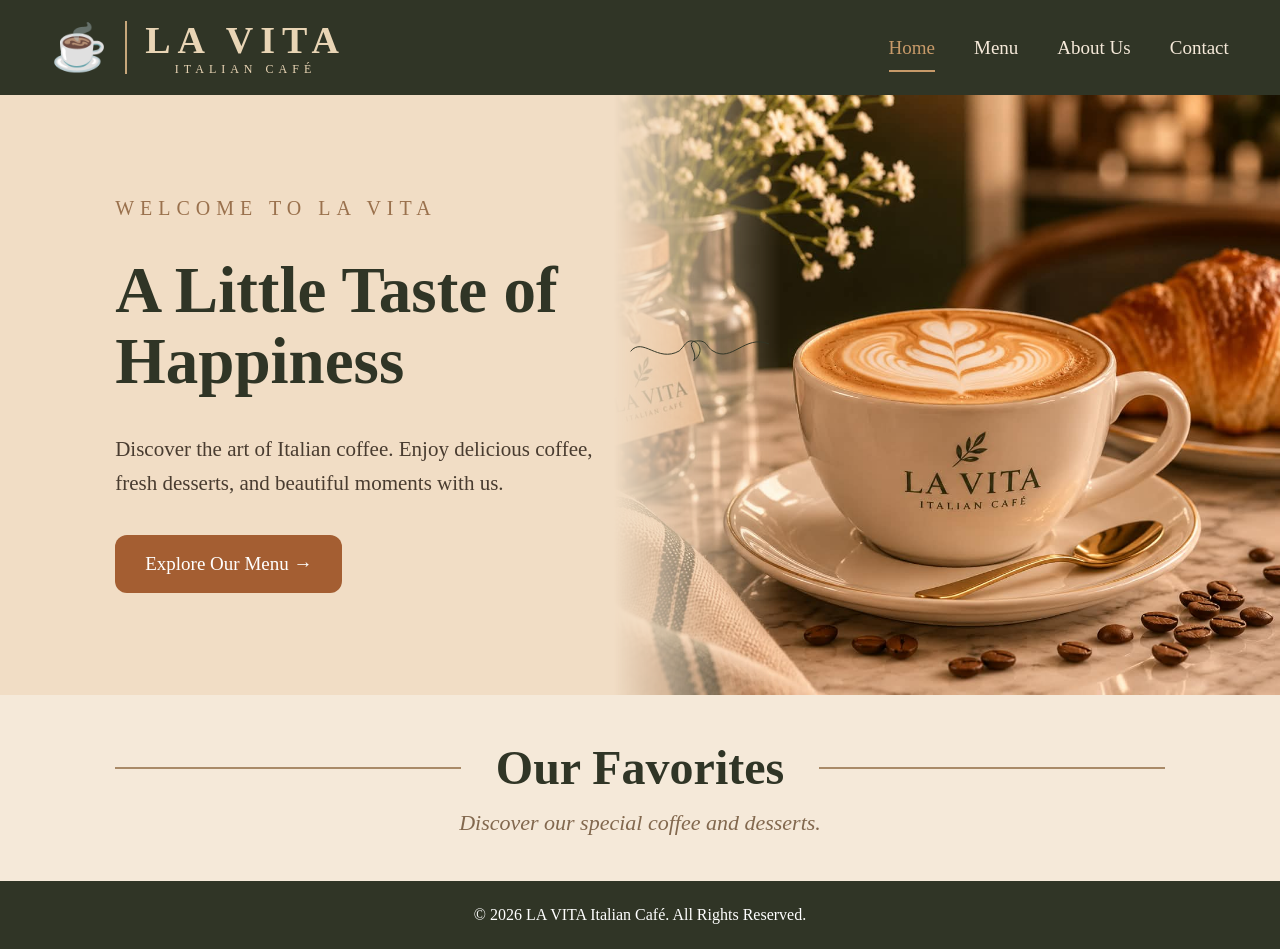
<file: index.html>
<!DOCTYPE html>
<html lang="en">

<head>
    <meta charset="UTF-8">
    <meta name="viewport" content="width=device-width, initial-scale=1.0">

    <title>LA VITA | Italian Café</title>

    <link rel="stylesheet" href="style.css">
</head>

<body>

    <!-- Header -->
    <header>

        <div class="logo">
            <span class="coffee-icon">☕</span>
            <div>
                <h1>LA VITA</h1>
                <p>ITALIAN CAFÉ</p>
            </div>
        </div>

        <nav>
            <a href="index.html" class="active">Home</a>
            <a href="menu.html">Menu</a>
            <a href="about.html">About Us</a>
            <a href="contact.html">Contact</a>
        </nav>

    </header>


    <!-- Hero Section -->
    <section class="hero">
<!-- Decorative Leaves -->

        <div class="hero-content">

            <p class="welcome">WELCOME TO LA VITA</p>

           <div class="heading-decoration">
    <h2>A Little Taste of Happiness</h2>

    <svg class="heart-line" viewBox="0 0 300 80">
    <path d="
        M10 40
        C35 10, 65 65, 110 40
        C120 32, 125 15, 140 20
        C155 25, 160 45, 140 60
        C150 45, 125 25, 140 20
        C170 15, 165 32, 180 40
        C220 65, 245 5, 295 25
    "
    fill="none"
    stroke="#303526"
    stroke-width="2"
    stroke-linecap="round"/>
</svg>
           </div>
            <p class="description">
                Discover the art of Italian coffee.
                Enjoy delicious coffee, fresh desserts,
                and beautiful moments with us.
            </p>

            <a href="menu.html" class="btn">
                Explore Our Menu →
            </a>

        </div>

        <div class="hero-image">
            <img src="images/latte.png" alt="LA VITA Coffee">
        </div>

    </section>


    <!-- Favorites Section -->
    <section class="featured">

        <div class="title-line">
            <span></span>
            <h2>Our Favorites</h2>
            <span></span>
        </div>

        <p>Discover our special coffee and desserts.</p>

    </section>


    <footer>
        <p>© 2026 LA VITA Italian Café. All Rights Reserved.</p>
    </footer>

    <script src="script.js"></script>

</body>
</html>
</file>
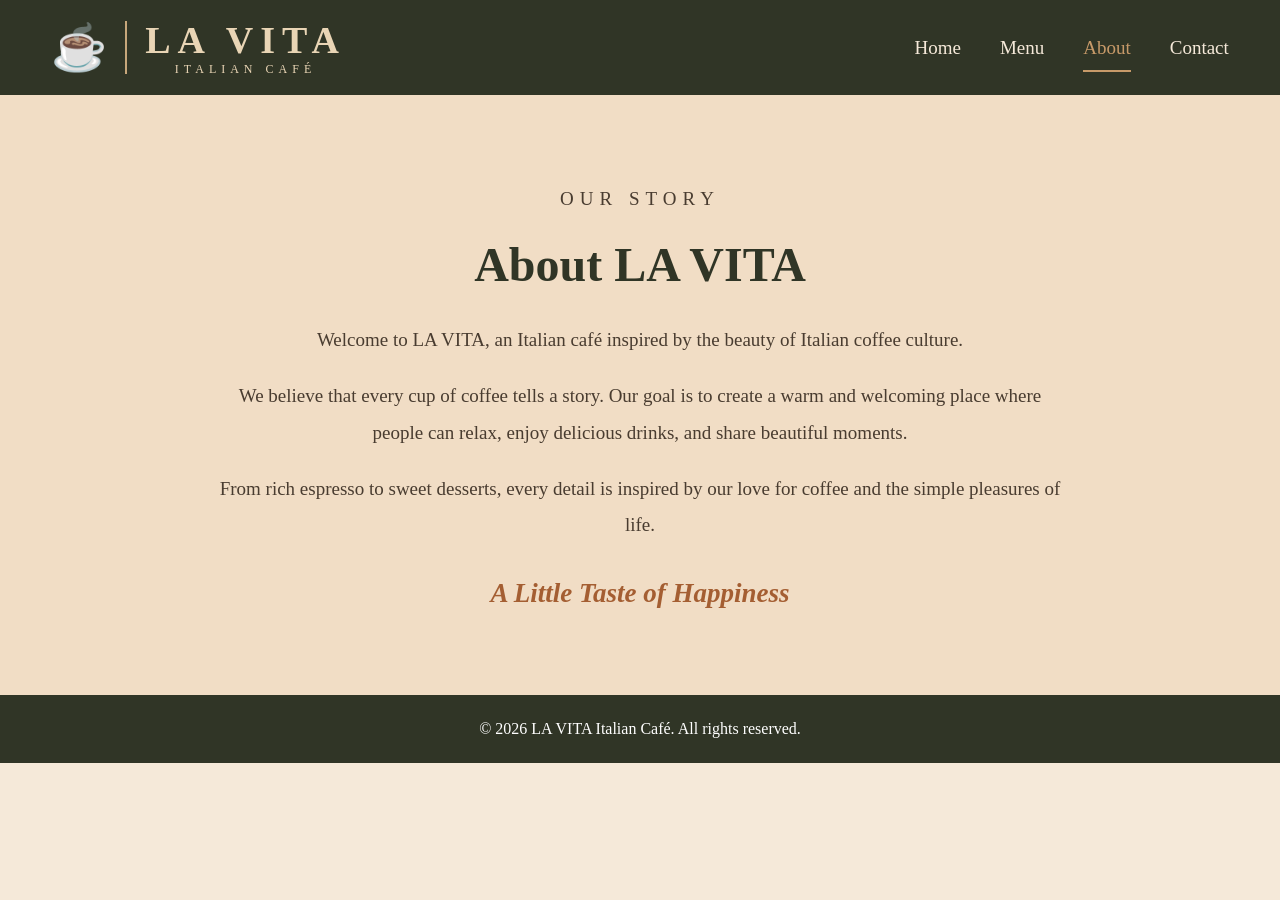
<file: about.html>
<!DOCTYPE html><html lang="en"><head>
    <meta charset="UTF-8">
    <meta name="viewport" content="width=device-width, initial-scale=1.0">
    <title>LA VITA | About Us</title>
    <link rel="stylesheet" href="style.css">
</head><body><!-- Header -->
<header>

    <div class="logo">
        <span class="coffee-icon">☕</span>

        <div>
            <h1>LA VITA</h1>
            <p>ITALIAN CAFÉ</p>
        </div>
    </div>

    <nav>
        <a href="index.html">Home</a>
        <a href="menu.html">Menu</a>
        <a href="about.html" class="active">About</a>
        <a href="contact.html">Contact</a>
    </nav>

</header>


<!-- About Section -->
<main class="about-page">

    <section class="about-content">

        <p class="welcome">OUR STORY</p>

        <h2>About LA VITA</h2>

        <p>
            Welcome to LA VITA, an Italian café inspired by
            the beauty of Italian coffee culture.
        </p>

        <p>
            We believe that every cup of coffee tells a story.
            Our goal is to create a warm and welcoming place
            where people can relax, enjoy delicious drinks,
            and share beautiful moments.
        </p>

        <p>
            From rich espresso to sweet desserts, every detail
            is inspired by our love for coffee and the simple
            pleasures of life.
        </p>

        <h3>A Little Taste of Happiness</h3>

    </section>

</main>


<!-- Footer -->
<footer>
    <p>© 2026 LA VITA Italian Café. All rights reserved.</p>
</footer>

</body>
</html>
</file>
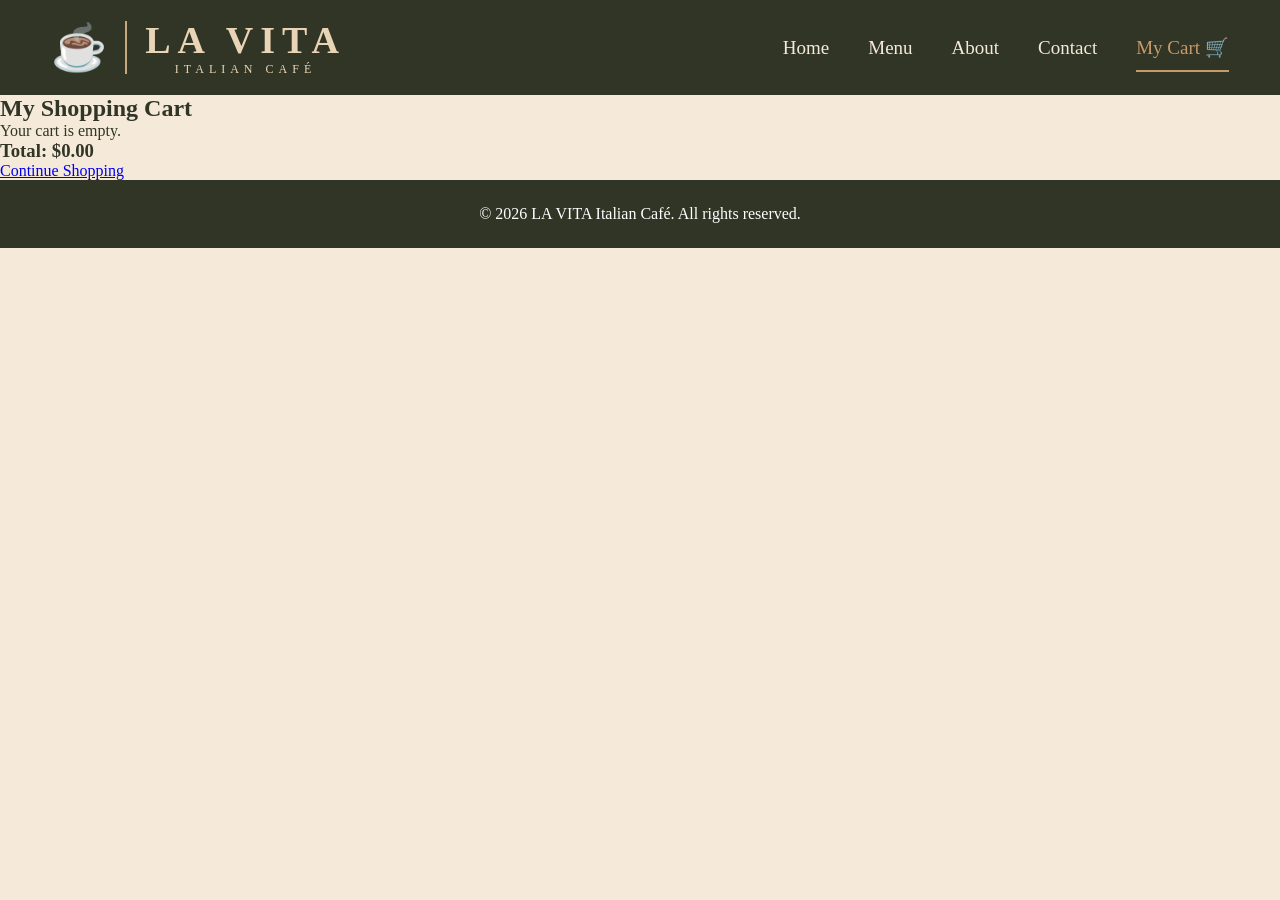
<file: cart.html>
<!DOCTYPE html><html lang="en">
<head>
    <meta charset="UTF-8">
    <meta name="viewport" content="width=device-width, initial-scale=1.0">
    <title>LA VITA | Shopping Cart</title>
    <link rel="stylesheet" href="style.css">
</head><body><header>
    <div class="logo">
        <span class="coffee-icon">☕</span>
        <div>
            <h1>LA VITA</h1>
            <p>ITALIAN CAFÉ</p>
        </div>
    </div><nav>
    <a href="index.html">Home</a>
    <a href="menu.html">Menu</a>
    <a href="about.html">About</a>
    <a href="contact.html">Contact</a>
    <a href="cart.html" class="active">My Cart 🛒</a>
</nav>

</header><main class="cart-page"><h2>My Shopping Cart</h2>

<div id="cart-items"></div>

<h3>Total: $<span id="cart-total">0.00</span></h3>

<a href="menu.html">Continue Shopping</a>

</main><footer>
    <p>© 2026 LA VITA Italian Café. All rights reserved.</p>
</footer><script src="script.js"></script></body>
</html>
</file>
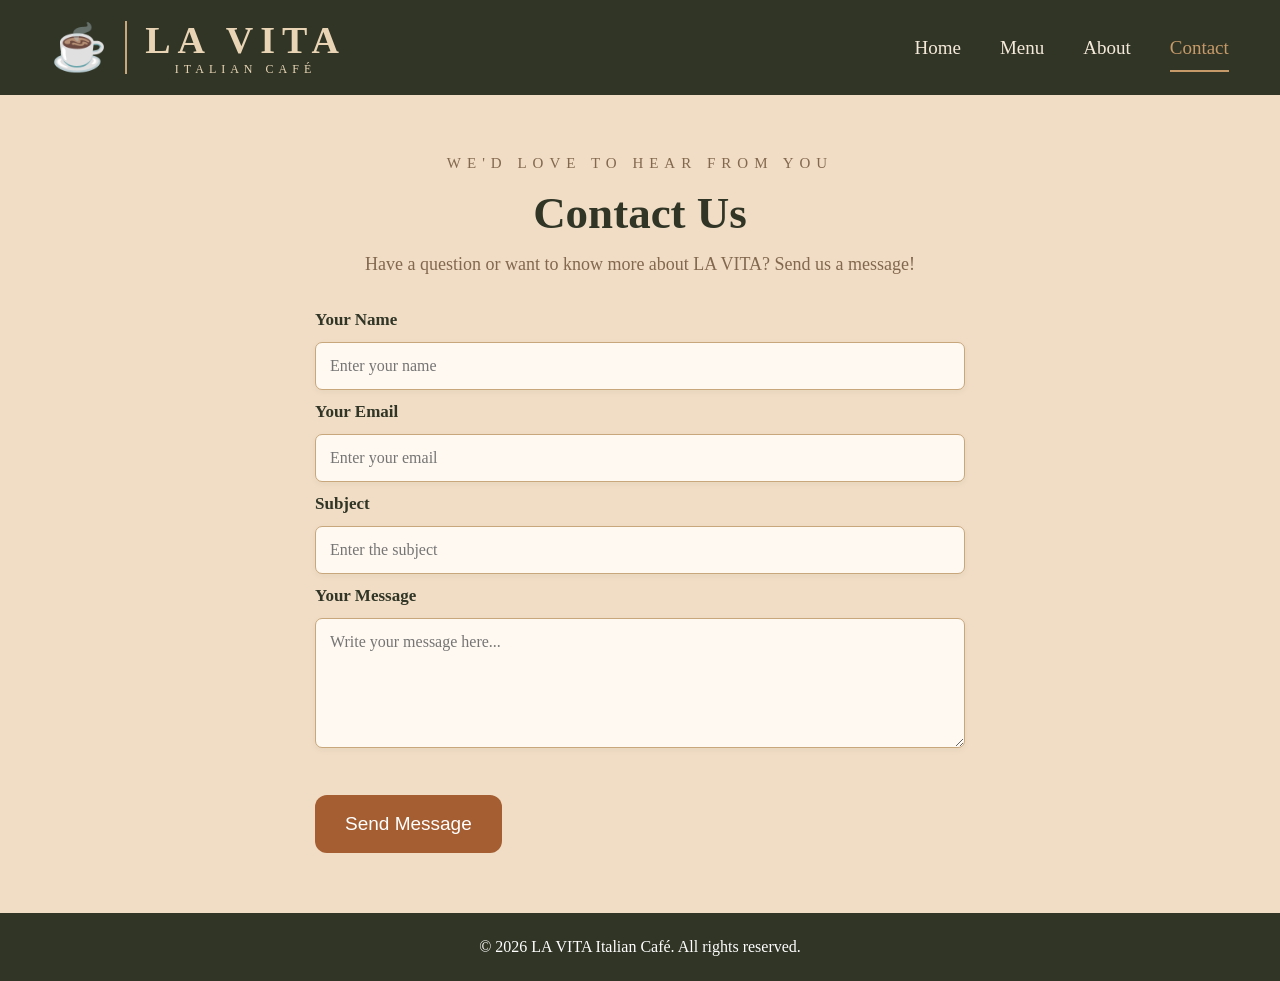
<file: contact.html>
<!DOCTYPE html><html lang="en"><head>
    <meta charset="UTF-8">
    <meta name="viewport" content="width=device-width, initial-scale=1.0">
    <title>LA VITA | Contact Us</title>
    <link rel="stylesheet" href="style.css">
</head><body><!-- Header -->
<header>

    <div class="logo">
        <span class="coffee-icon">☕</span>

        <div>
            <h1>LA VITA</h1>
            <p>ITALIAN CAFÉ</p>
        </div>
    </div>

    <nav>
        <a href="index.html">Home</a>
        <a href="menu.html">Menu</a>
        <a href="about.html">About</a>
        <a href="contact.html" class="active">Contact</a>
    </nav>

</header>


<!-- Contact Section -->
<main class="contact-page">

    <section class="contact-content">

        <p class="welcome">WE'D LOVE TO HEAR FROM YOU</p>

        <h2>Contact Us</h2>

        <p>
            Have a question or want to know more about LA VITA?
            Send us a message!
        </p>

        <form action="#" method="post">

            <label for="name">Your Name</label>
            <input type="text" id="name" name="name"
                placeholder="Enter your name" required>

            <label for="email">Your Email</label>
            <input type="email" id="email" name="email"
                placeholder="Enter your email" required>

            <label for="subject">Subject</label>
            <input type="text" id="subject" name="subject"
                placeholder="Enter the subject" required>

            <label for="message">Your Message</label>
            <textarea id="message" name="message"
                rows="5" placeholder="Write your message here..."
                required></textarea>

            <button type="submit" class="btn">
                Send Message
            </button>

        </form>

    </section>

</main>


<!-- Footer -->
<footer>
    <p>© 2026 LA VITA Italian Café. All rights reserved.</p>
</footer>

</body>
</html>
</file>
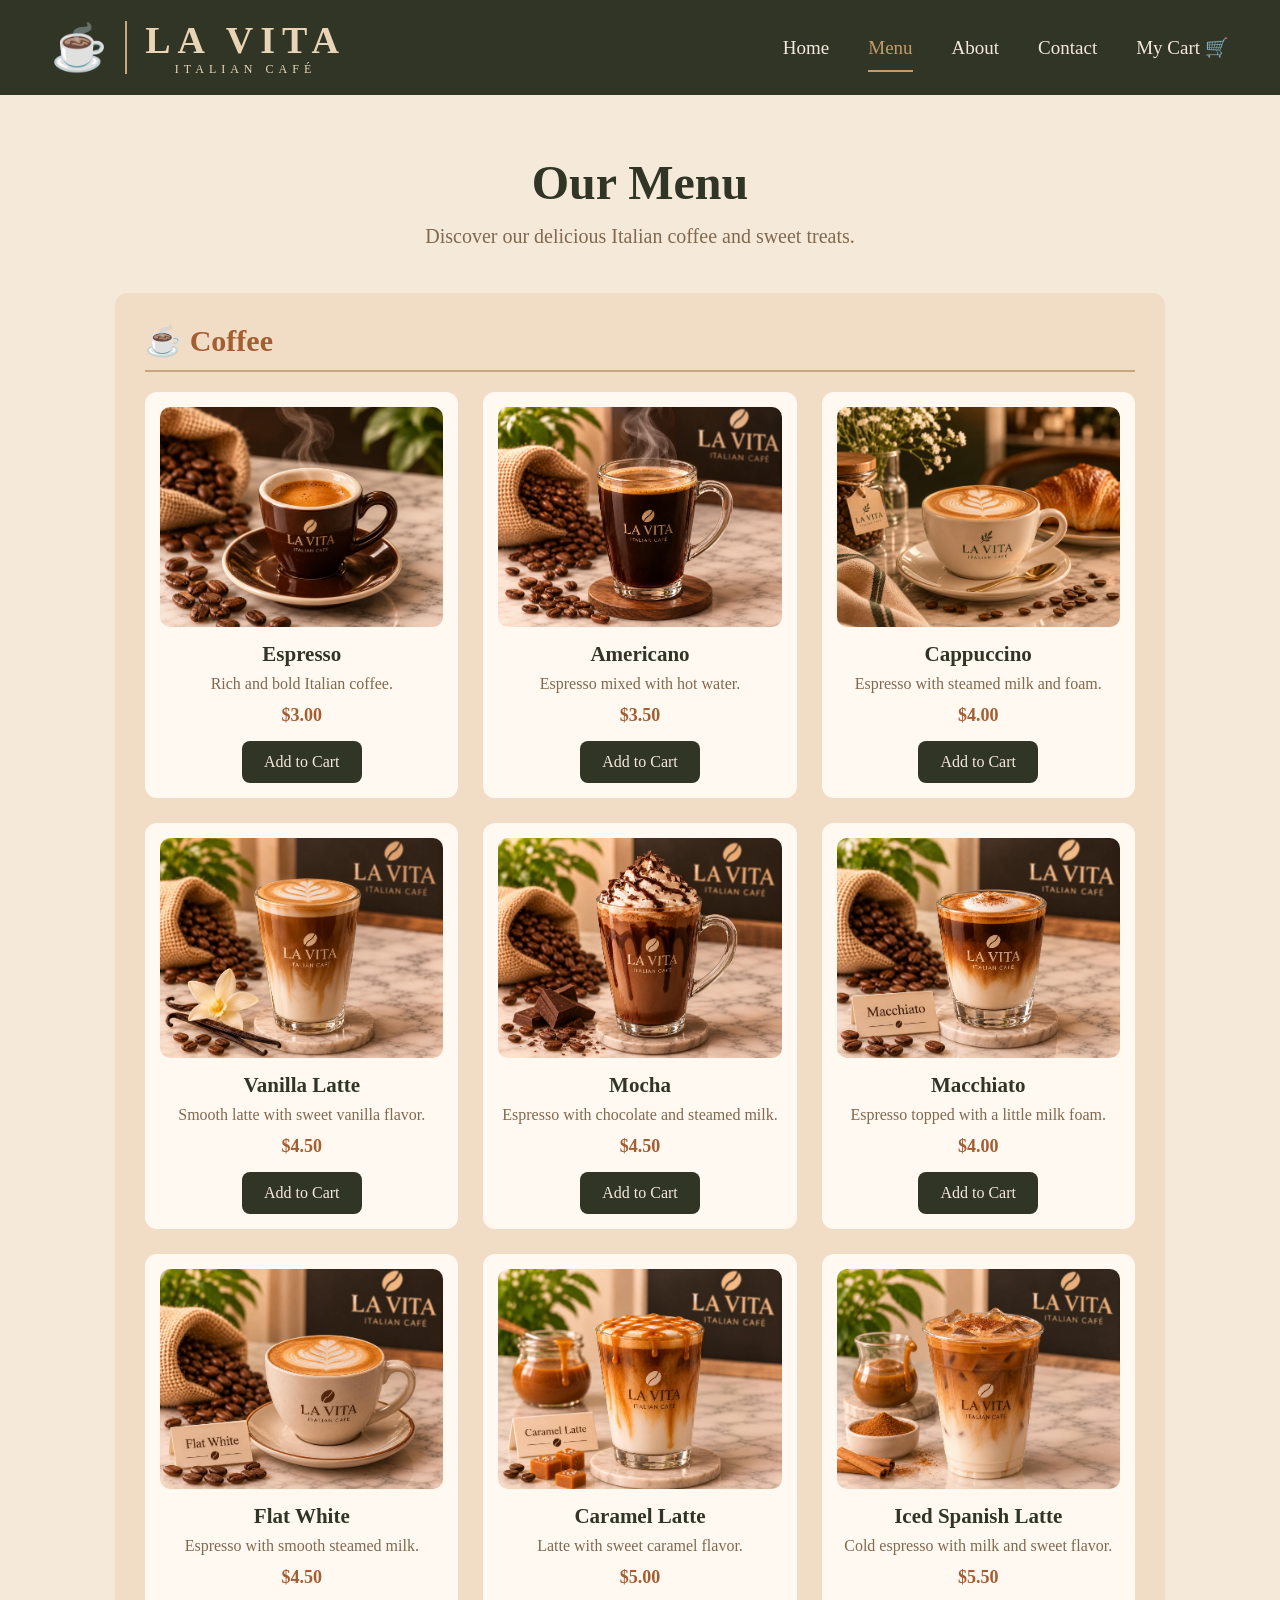
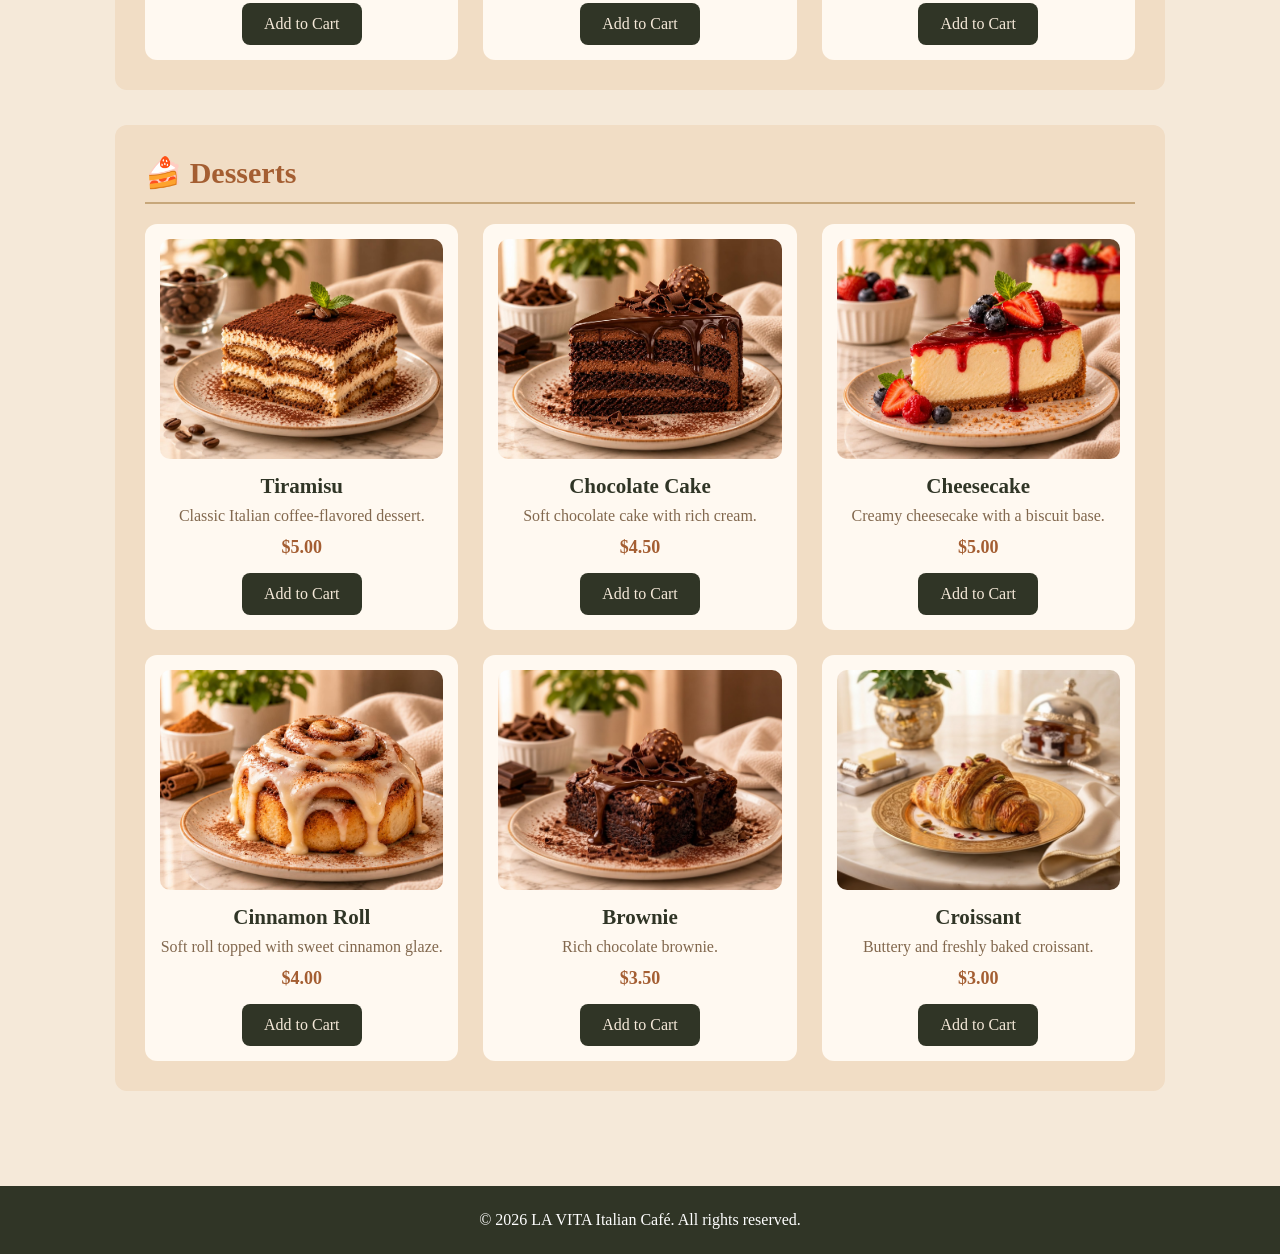
<file: menu.html>
<!DOCTYPE html><html lang="en">
<head>
    <meta charset="UTF-8">
    <meta name="viewport" content="width=device-width, initial-scale=1.0">
    <title>LA VITA | Menu</title>
    <link rel="stylesheet" href="style.css">
</head>
<body><header>
    <div class="logo">
        <span class="coffee-icon">☕</span>
        <div>
            <h1>LA VITA</h1>
            <p>ITALIAN CAFÉ</p>
        </div>
    </div><nav>
    <a href="index.html">Home</a>
    <a href="menu.html" class="active">Menu</a>
    <a href="about.html">About</a>
    <a href="contact.html">Contact</a>
    <a href="cart.html">My Cart 🛒</a>
</nav>

</header><main class="menu-page"><h2>Our Menu</h2>
<p class="menu-intro">
    Discover our delicious Italian coffee and sweet treats.
</p>

<!-- Coffee Section -->
<section class="menu-category">

    <h3>☕ Coffee</h3>

    <div class="menu-card-grid">

        <div class="menu-card">
            <img src="images/espresso.png" alt="Espresso">
            <h4>Espresso</h4>
            <p>Rich and bold Italian coffee.</p>
            <span>$3.00</span>
            <button class="add-to-cart" data-name="Espresso" data-price="3.00" data-image="images/espresso.png">Add to Cart</button>
        </div>

        <div class="menu-card">
            <img src="images/americano.png" alt="Americano">
            <h4>Americano</h4>
            <p>Espresso mixed with hot water.</p>
            <span>$3.50</span>
            <button class="add-to-cart" data-name="Americano" data-price="3.50" data-image="images/americano.png">Add to Cart</button>
        </div>

        <div class="menu-card">
            <img src="images/cappuccino.png" alt="Cappuccino">
            <h4>Cappuccino</h4>
            <p>Espresso with steamed milk and foam.</p>
            <span>$4.00</span>
            <button class="add-to-cart" data-name="Cappuccino" data-price="4.00" data-image="images/cappuccino.png">Add to Cart</button>
        </div>

        <div class="menu-card">
            <img src="images/vanilla-latte.png" alt="Vanilla Latte">
            <h4>Vanilla Latte</h4>
            <p>Smooth latte with sweet vanilla flavor.</p>
            <span>$4.50</span>
            <button class="add-to-cart" data-name="Vanilla Latte" data-price="4.50" data-image="images/vanilla-latte.png">Add to Cart</button>
        </div>

        <div class="menu-card">
            <img src="images/mocha.png" alt="Mocha">
            <h4>Mocha</h4>
            <p>Espresso with chocolate and steamed milk.</p>
            <span>$4.50</span>
            <button class="add-to-cart" data-name="Mocha" data-price="4.50" data-image="images/mocha.png">Add to Cart</button>
        </div>

        <div class="menu-card">
            <img src="images/macchiato.png" alt="Macchiato">
            <h4>Macchiato</h4>
            <p>Espresso topped with a little milk foam.</p>
            <span>$4.00</span>
            <button class="add-to-cart" data-name="Macchiato" data-price="4.00" data-image="images/macchiato.png">Add to Cart</button>
        </div>

        <div class="menu-card">
            <img src="images/flat-white.png" alt="Flat White">
            <h4>Flat White</h4>
            <p>Espresso with smooth steamed milk.</p>
            <span>$4.50</span>
            <button class="add-to-cart" data-name="Flat White" data-price="4.50" data-image="images/flat-white.png">Add to Cart</button>
        </div>

        <div class="menu-card">
            <img src="images/caramel-latte.png" alt="Caramel Latte">
            <h4>Caramel Latte</h4>
            <p>Latte with sweet caramel flavor.</p>
            <span>$5.00</span>
            <button class="add-to-cart" data-name="Caramel Latte" data-price="5.00" data-image="images/caramel-latte.png">Add to Cart</button>
        </div>

        <div class="menu-card">
            <img src="images/iced-spanish-latte.png" alt="Iced Spanish Latte">
            <h4>Iced Spanish Latte</h4>
            <p>Cold espresso with milk and sweet flavor.</p>
            <span>$5.50</span>
            <button class="add-to-cart" data-name="Iced Spanish Latte" data-price="5.50" data-image="images/iced-spanish-latte.png">Add to Cart</button>
        </div>

    </div>
</section>

<!-- Desserts Section -->
<section class="menu-category">

    <h3>🍰 Desserts</h3>

    <div class="menu-card-grid">

        <div class="menu-card">
            <img src="images/tiramisu.png" alt="Tiramisu">
            <h4>Tiramisu</h4>
            <p>Classic Italian coffee-flavored dessert.</p>
            <span>$5.00</span>
            <button class="add-to-cart" data-name="Tiramisu" data-price="5.00" data-image="images/tiramisu.png">Add to Cart</button>
        </div>

        <div class="menu-card">
            <img src="images/chocolate-cake.png" alt="Chocolate Cake">
            <h4>Chocolate Cake</h4>
            <p>Soft chocolate cake with rich cream.</p>
            <span>$4.50</span>
            <button class="add-to-cart" data-name="Chocolate Cake" data-price="4.50" data-image="images/chocolate-cake.png">Add to Cart</button>
        </div>

        <div class="menu-card">
            <img src="images/cheesecake.png" alt="Cheesecake">
            <h4>Cheesecake</h4>
            <p>Creamy cheesecake with a biscuit base.</p>
            <span>$5.00</span>
            <button class="add-to-cart" data-name="Cheesecake" data-price="5.00" data-image="images/cheesecake.png">Add to Cart</button>
        </div>

        <div class="menu-card">
            <img src="images/cinnamon-roll.png" alt="Cinnamon Roll">
            <h4>Cinnamon Roll</h4>
            <p>Soft roll topped with sweet cinnamon glaze.</p>
            <span>$4.00</span>
            <button class="add-to-cart" data-name="Cinnamon Roll" data-price="4.00" data-image="images/cinnamon-roll.png">Add to Cart</button>
        </div>

        <div class="menu-card">
            <img src="images/brownie.png" alt="Brownie">
            <h4>Brownie</h4>
            <p>Rich chocolate brownie.</p>
            <span>$3.50</span>
            <button class="add-to-cart" data-name="Brownie" data-price="3.50" data-image="images/brownie.png">Add to Cart</button>
        </div>

        <div class="menu-card">
            <img src="images/croissant.png" alt="Croissant">
            <h4>Croissant</h4>
            <p>Buttery and freshly baked croissant.</p>
            <span>$3.00</span>
            <button class="add-to-cart" data-name="Croissant" data-price="3.00" data-image="images/croissant.png">Add to Cart</button>
        </div>

    </div>
</section>

</main><footer>
    <p>© 2026 LA VITA Italian Café. All rights reserved.</p>
</footer><script src="script.js"></script></body>
</html>
</file>
<file: style.css>
* {
    margin: 0;
    padding: 0;
    box-sizing: border-box;
}

body {
    font-family: Georgia, serif;
    background-color: #F5E9D9;
    color: #303526;
}

/* Header */

header {
    background-color: #303526;
    display: flex;
    justify-content: space-between;
    align-items: center;
    padding: 18px 4%;
}

.logo {
    display: flex;
    align-items: center;
    gap: 18px;
    color: #E9D5B5;
}

.coffee-icon {
    font-size: 45px;
    border-right: 2px solid #C7A77B;
    padding-right: 18px;
}

.logo h1 {
    font-size: 38px;
    letter-spacing: 7px;
}

.logo p {
    text-align: center;
    font-size: 12px;
    letter-spacing: 5px;
}

nav a {
    color: #F5E9D9;
    text-decoration: none;
    margin-left: 35px;
    font-size: 19px;
    padding-bottom: 12px;
}

nav a:hover,
nav a.active {
    color: #C79A69;
    border-bottom: 2px solid #C79A69;
}

/* Hero Section */

.hero {
    min-height: 600px;
    display: flex;
    align-items: center;
    background-color: #F1DDC5;
    overflow: hidden;
}

.hero-content {
    width: 48%;
    padding: 50px 0 50px 9%;
    z-index: 2;
}

.welcome {
    color: #9A714D;
    letter-spacing: 6px;
    font-size: 20px;
    margin-bottom: 35px;
}

.hero-content h2 {
    font-size: 65px;
    line-height: 1.1;
    margin-bottom: 35px;
    color: #303526;
}

.description {
    font-size: 21px;
    line-height: 1.6;
    color: #493C30;
}

.btn {
    display: inline-block;
    margin-top: 35px;
    padding: 18px 30px;
    background-color: #A45E32;
    color: white;
    text-decoration: none;
    border-radius: 12px;
    font-size: 19px;
    transition: 0.3s;
}

.btn:hover {
    background-color: #303526;
}

/* Coffee Image */

.hero-image {
    width: 52%;
    height: 600px;
}

.hero-image img {
    width: 100%;
    height: 100%;
    object-fit: cover;

    -webkit-mask-image: linear-gradient(
        to right,
        transparent,
        black 25%
    );

    mask-image: linear-gradient(
        to right,
        transparent,
        black 25%
    );
}

/* Favorites */

.featured {
    padding: 45px 9%;
    text-align: center;
}

.title-line {
    display: flex;
    align-items: center;
    justify-content: center;
    gap: 35px;
}

.title-line span {
    height: 2px;
    background-color: #A98A68;
    flex: 1;
}

.featured h2 {
    font-size: 48px;
    color: #303526;
}

.featured p {
    margin-top: 15px;
    font-size: 22px;
    color: #82684E;
    font-style: italic;
}

/* Footer */

footer {
    background-color: #303526;
    color: white;
    text-align: center;
    padding: 25px;
}
/* Decorative Leaves */

.heart-line {
    position: absolute;
    display: block;
    width: 145px;
    height: 42px;
    left: 100%;
    top: 50%;
    transform: translateY(-50%);
    overflow: visible;
    z-index: 5;
}
/* Heart Decoration */

.heading-decoration {
    position: relative;
}

.heading-decoration {
    position: relative;
}

.heart-line {
    display: inline-block;
    width: 145px;
    height: 42px;
    vertical-align: middle;
    margin-left: 12px;
    transform: translateY(4px);
    overflow: visible;
}
/* ==============================
MENU PAGE
============================== */

.menu-page {
padding: 60px 9%;
text-align: center;
background-color: #F5E9D9;
min-height: 600px;
}

.menu-page > h2 {
font-size: 48px;
color: #303526;
margin-bottom: 15px;
}

.menu-intro {
color: #82684E;
font-size: 20px;
margin-bottom: 45px;
}

.menu-category {
max-width: 850px;
margin: 35px auto;
padding: 30px;
background-color: #F1DDC5;
border-radius: 12px;
text-align: left;
}

.menu-category > h3 {
color: #A45E32;
font-size: 30px;
margin-bottom: 20px;
border-bottom: 2px solid #C7A77B;
padding-bottom: 12px;
}

.menu-item {
padding: 18px 5px;
border-bottom: 1px solid #C7A77B;
position: relative;
}

.menu-item:last-child {
border-bottom: none;
}

.menu-item h4 {
color: #303526;
font-size: 21px;
margin-bottom: 7px;
}

.menu-item p {
color: #82684E;
font-size: 16px;
line-height: 1.5;
}

.menu-item span {
color: #A45E32;
font-size: 18px;
font-weight: bold;
position: absolute;
right: 5px;
top: 22px;
}

/* ==============================
ABOUT PAGE
============================== */

.about-page {
min-height: 600px;
padding: 80px 10%;
background-color: #F1DDC5;
display: flex;
align-items: center;
justify-content: center;
}

.about-content {
max-width: 850px;
text-align: center;
}

.about-content .welcome {
margin-bottom: 20px;
}

.about-content h2 {
font-size: 48px;
color: #303526;
margin-bottom: 30px;
}

.about-content p {
color: #493C30;
font-size: 19px;
line-height: 1.9;
margin-bottom: 20px;
}

.about-content h3 {
color: #A45E32;
font-size: 27px;
margin-top: 35px;
font-style: italic;
}

/* ==============================
CONTACT PAGE
============================== */

.contact-page {
min-height: 600px;
padding: 60px 9%;
background-color: #F1DDC5;
display: flex;
justify-content: center;
}

.contact-content {
width: 100%;
max-width: 650px;
}

.contact-content .welcome {
text-align: center;
font-size: 15px;
margin-bottom: 15px;
}

.contact-content h2 {
text-align: center;
font-size: 45px;
color: #303526;
margin-bottom: 15px;
}

.contact-content > p {
text-align: center;
color: #82684E;
font-size: 18px;
margin-bottom: 35px;
}

.contact-content form {
display: flex;
flex-direction: column;
gap: 12px;
}

.contact-content label {
color: #303526;
font-size: 17px;
font-weight: bold;
}

.contact-content input,
.contact-content textarea {
width: 100%;
padding: 14px;
border: 1px solid #C7A77B;
border-radius: 7px;
background-color: #FFF9F1;
font-family: Georgia, serif;
font-size: 16px;
outline: none;
}

.contact-content input:focus,
.contact-content textarea:focus {
border-color: #A45E32;
}

.contact-content textarea {
resize: vertical;
min-height: 130px;
}

.contact-content button {
border: none;
cursor: pointer;
align-self: flex-start;
}

/* ==============================
MOBILE PAGES
============================== */

@media (max-width: 600px) {

.menu-page,
.about-page,
.contact-page {
    padding: 40px 5%;
}

.menu-page > h2,
.about-content h2,
.contact-content h2 {
    font-size: 35px;
}

.menu-category {
    padding: 20px;
}

.menu-item {
    padding-right: 65px;
}

.menu-item span {
    font-size: 15px;
}

.about-content p {
    font-size: 17px;
}

}
/* Menu Images Layout */

.menu-category {
    max-width: 1100px;
    margin: 35px auto;
    padding: 30px;
}

.menu-card-grid {
    display: grid;
    grid-template-columns: repeat(3, 1fr);
    gap: 25px;
    width: 100%;
}

.menu-card {
    text-align: center;
    background-color: #FFF9F1;
    padding: 15px;
    border-radius: 12px;
    overflow: hidden;
}

.menu-card img {
    display: block;
    width: 100%;
    height: 220px;
    object-fit: cover;
    border-radius: 10px;
}

.menu-card h4 {
    margin-top: 15px;
    color: #303526;
    font-size: 21px;
}

.menu-card p {
    margin-top: 8px;
    color: #82684E;
}

.menu-card span {
    display: block;
    margin-top: 12px;
    color: #A45E32;
    font-size: 18px;
    font-weight: bold;
}

@media (max-width: 700px) {
    .menu-card-grid {
        grid-template-columns: repeat(2, 1fr);
    }
}

@media (max-width: 450px) {
    .menu-card-grid {
        grid-template-columns: 1fr;
    }
}
/* Contact Page Improvements */

.contact-content input,
.contact-content textarea {
    transition: 0.3s ease;
    box-shadow: 0 2px 6px rgba(48, 53, 38, 0.05);
}

.contact-content input:focus,
.contact-content textarea:focus {
    border-color: #A45E32;
    box-shadow: 0 0 6px rgba(164, 94, 50, 0.2);
}

.contact-content button {
    min-width: 180px;
    transition: 0.3s ease;
}

.contact-content button:hover {
    background-color: #303526;
    transform: translateY(-2px);
}
.add-to-cart {
    background-color: #303526;
    color: #F5E9D9;
    border: none;
    padding: 12px 22px;
    border-radius: 8px;
    font-family: Georgia, serif;
    font-size: 16px;
    cursor: pointer;
    margin-top: 15px;
    transition: 0.3s;
}

.add-to-cart:hover {
    background-color: #A45E32;
}
/* Shopping Cart */

.cart-container {
    max-width: 1100px;
    margin: 25px auto;
    padding: 0 20px;
    text-align: right;
}

#cart-toggle {
    background-color: #303526;
    color: #F5E9D9;
    border: none;
    padding: 13px 25px;
    border-radius: 8px;
    font-family: Georgia, serif;
    font-size: 17px;
    cursor: pointer;
    transition: 0.3s;
}

#cart-toggle:hover {
    background-color: #A45E32;
}

#cart-content {
    background-color: #FFF9F1;
    border: 1px solid #C7A77B;
    border-radius: 12px;
    padding: 25px;
    margin-top: 12px;
    box-shadow: 0 4px 12px rgba(48, 53, 38, 0.12);
    text-align: left;
}

#cart-content h3 {
    color: #303526;
    font-size: 25px;
    margin-bottom: 20px;
}

.cart-item {
    background-color: #F5E9D9;
    padding: 15px;
    margin-bottom: 12px;
    border-radius: 8px;
    border-bottom: 1px solid #C7A77B;
}

.cart-item h4 {
    color: #303526;
    font-size: 19px;
    margin-bottom: 8px;
}

.cart-item p {
    color: #82684E;
    margin-bottom: 12px;
}

.cart-item button {
    background-color: #303526;
    color: #F5E9D9;
    border: none;
    padding: 7px 13px;
    margin: 3px;
    border-radius: 5px;
    cursor: pointer;
}

.cart-item button:hover {
    background-color: #A45E32;
}

#cart-content > p {
    color: #303526;
    font-size: 20px;
    font-weight: bold;
    margin-top: 20px;
    border-top: 2px solid #C7A77B;
    padding-top: 15px;
}
.cart-product-image {
    width: 120px;
    height: 120px;
    object-fit: cover;
    border-radius: 10px;
    margin-bottom: 10px;
}
</file>
